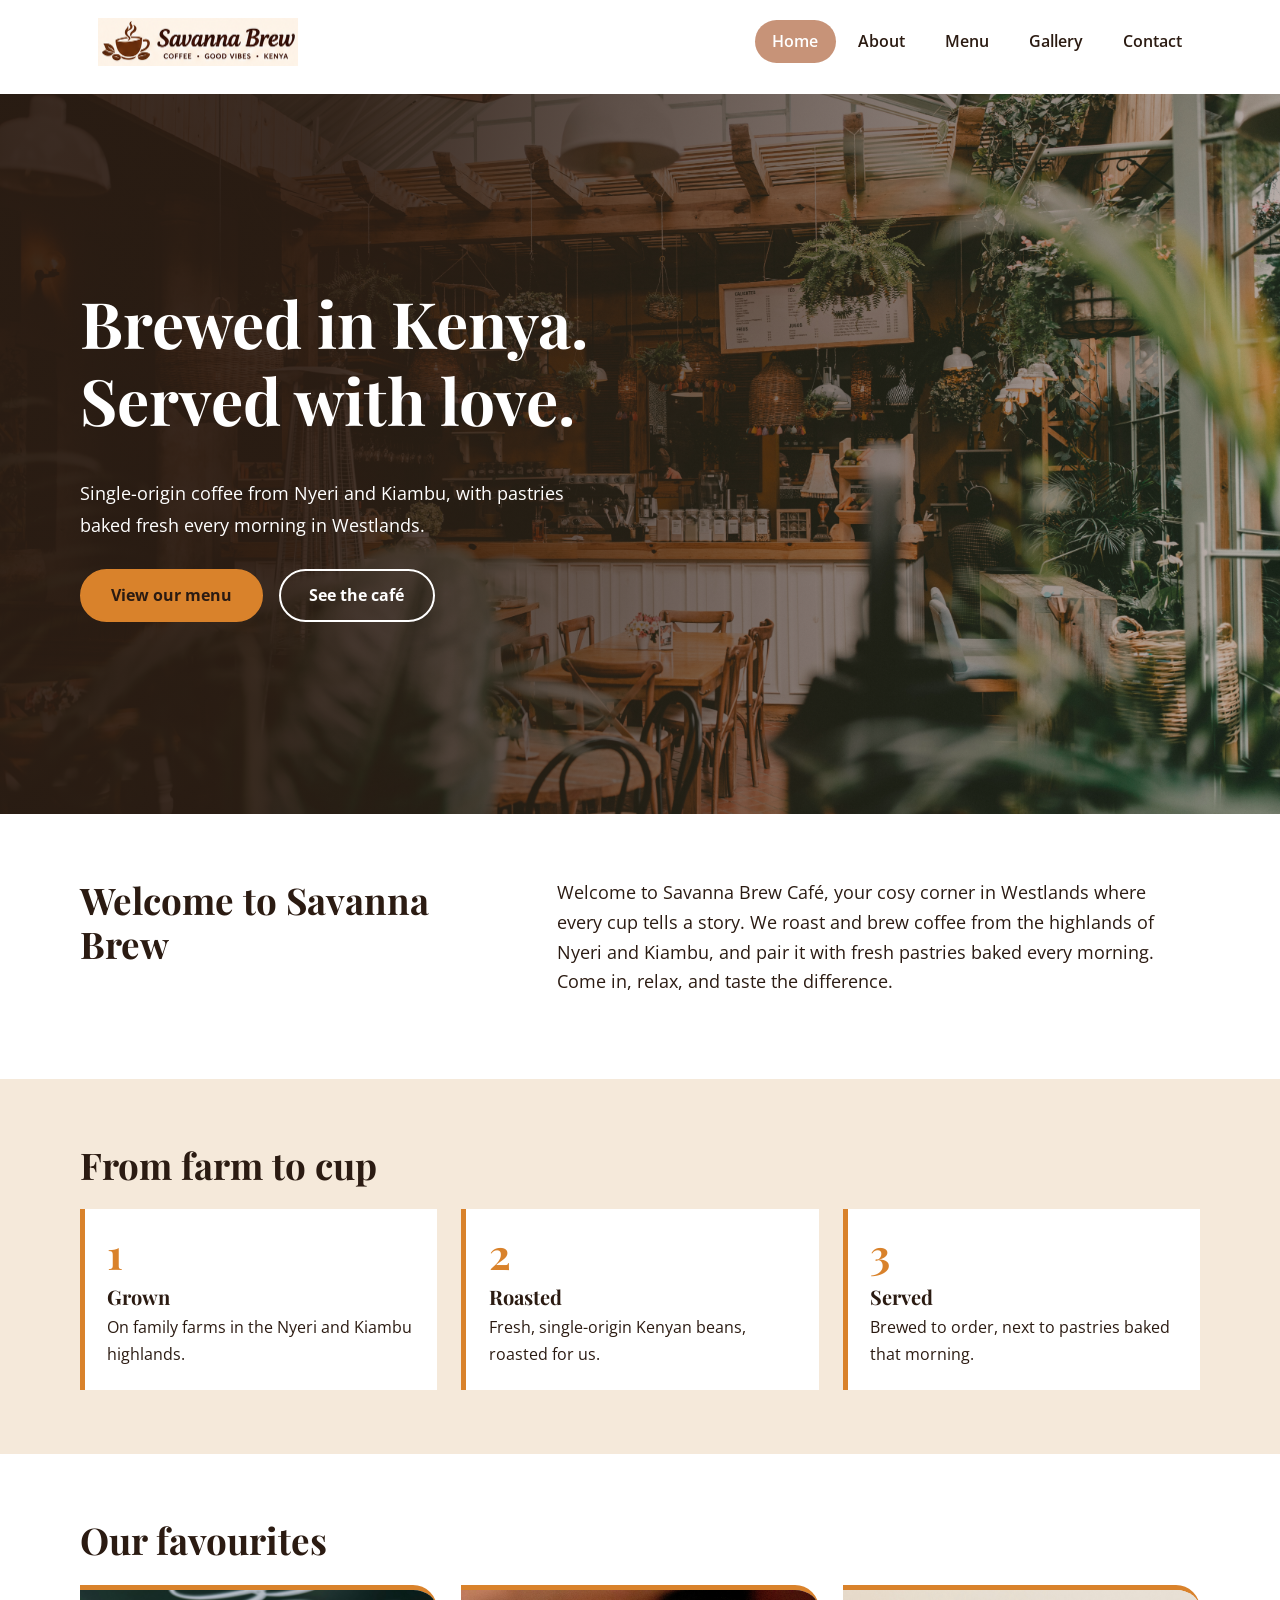
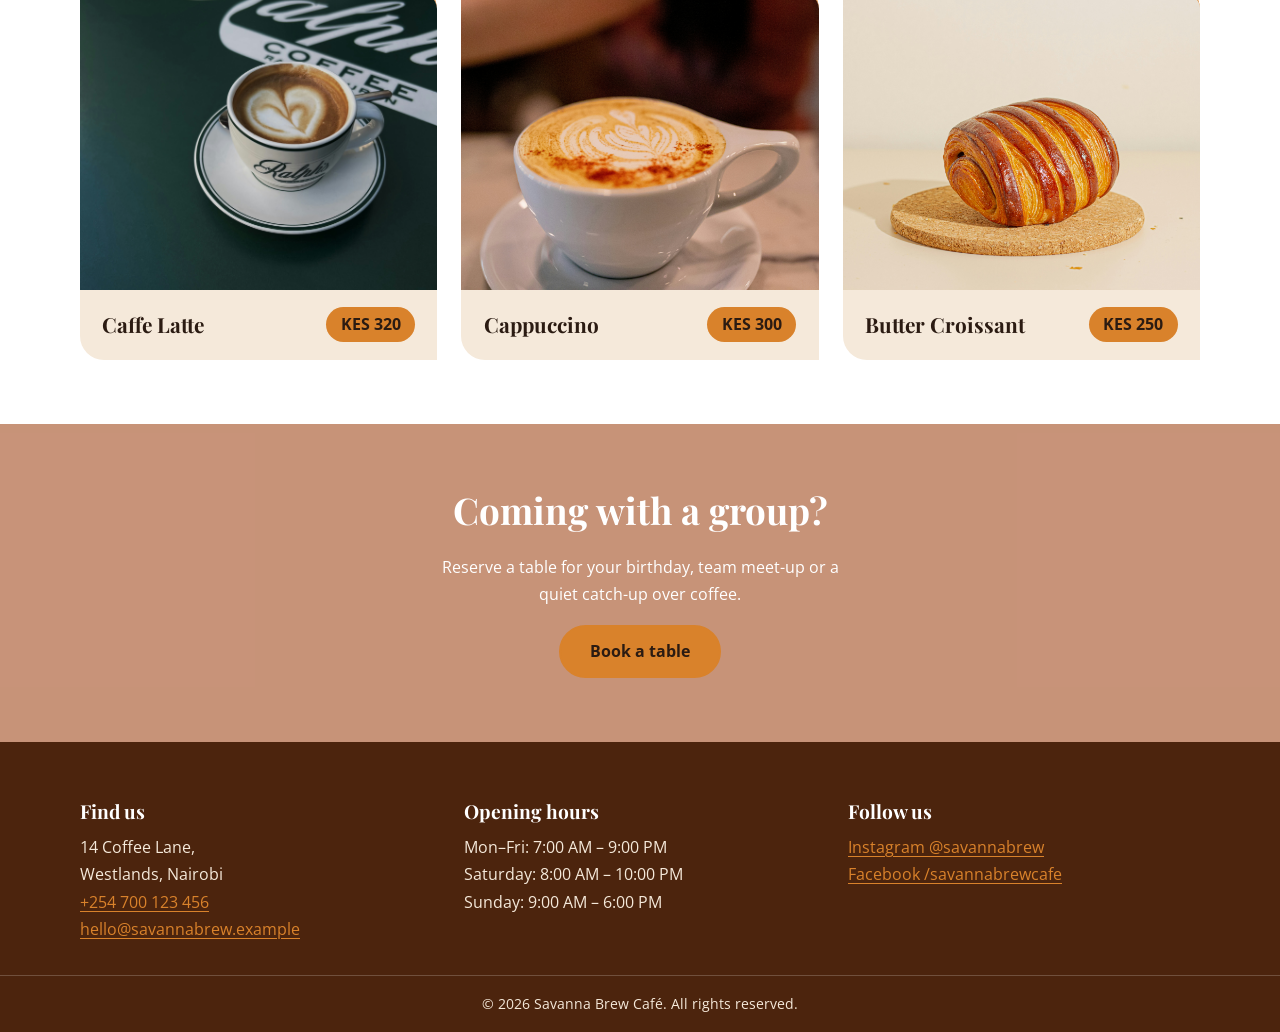
<file: index.html>
<!DOCTYPE html>
<html lang="en">
<head>
  <meta charset="UTF-8">
  <meta name="viewport" content="width=device-width, initial-scale=1.0">
  <title>Home | Savanna Brew Café</title>
  <meta name="description" content="Savanna Brew Café – Kenyan coffee and fresh pastries in Westlands, Nairobi.">
  <link rel="preconnect" href="https://fonts.googleapis.com">
  <link rel="preconnect" href="https://fonts.gstatic.com" crossorigin>
  <link href="https://fonts.googleapis.com/css2?family=Open+Sans:wght@400;600;700&family=Playfair+Display:ital,wght@0,700;1,400&display=swap" rel="stylesheet">
  <link rel="stylesheet" href="css/style.css">
</head>
<body>
<a class="skip" href="#main">Skip to main content</a>
<header class="site-header">
  <div class="wrap nav-bar">
    <a class="logo" href="index.html"><img src="images/logo.png" alt="Savanna Brew – coffee cup logo" width="200" height="60"></a>
    <nav aria-label="Main navigation"><ul><li><a href="index.html" class="active" aria-current="page">Home</a></li><li><a href="about.html">About</a></li><li><a href="menu.html">Menu</a></li><li><a href="gallery.html">Gallery</a></li><li><a href="contact.html">Contact</a></li></ul></nav>
  </div>
  <div class="stripe"></div>
</header>
<main id="main">
<section class="hero">
  <div class="wrap"><div class="hero-copy">
    <h1>Brewed in Kenya. Served with love.</h1>
    <p>Single-origin coffee from Nyeri and Kiambu, with pastries baked fresh every morning in Westlands.</p>
    <div class="btn-row"><a class="btn" href="menu.html">View our menu</a><a class="btn btn-ghost" href="gallery.html">See the café</a></div>
  </div></div>
</section>
<section>
  <div class="wrap intro">
    <h2>Welcome to Savanna Brew</h2>
    <p>Welcome to Savanna Brew Café, your cosy corner in Westlands where every cup tells a story. We roast and brew coffee from the highlands of Nyeri and Kiambu, and pair it with fresh pastries baked every morning. Come in, relax, and taste the difference.</p>
  </div>
</section>
<section class="alt">
  <div class="wrap">
    <h2>From farm to cup</h2>
    <ol class="steps">
      <li><strong>Grown</strong><br>On family farms in the Nyeri and Kiambu highlands.</li>
      <li><strong>Roasted</strong><br>Fresh, single-origin Kenyan beans, roasted for us.</li>
      <li><strong>Served</strong><br>Brewed to order, next to pastries baked that morning.</li>
    </ol>
  </div>
</section>
<section>
  <div class="wrap">
    <h2>Our favourites</h2>
    <div class="cards">
      <article class="card"><img src="images/caffe late.jpg" alt="Caffe latte with milk art in a brown cup" width="400" height="300"><div class="card-body"><h3>Caffe Latte</h3><span class="price">KES 320</span></div></article>
      <article class="card"><img src="images/cappuccino.jpg" alt="Cappuccino topped with cocoa-dusted foam" width="400" height="300"><div class="card-body"><h3>Cappuccino</h3><span class="price">KES 300</span></div></article>
      <article class="card"><img src="images/croissant.jpg" alt="Golden butter croissant on a wooden board" width="400" height="300"><div class="card-body"><h3>Butter Croissant</h3><span class="price">KES 250</span></div></article>
    </div>
  </div>
</section>
<section class="cta">
  <div class="wrap">
    <h2>Coming with a group?</h2>
    <p>Reserve a table for your birthday, team meet-up or a quiet catch-up over coffee.</p>
    <a class="btn" href="contact.html">Book a table</a>
  </div>
</section>
</main>
<footer class="site-footer">
  <div class="stripe"></div>
  <div class="wrap foot-grid">
    <div><h3>Find us</h3><address>14 Coffee Lane,<br>Westlands, Nairobi<br><a href="tel:+254700123456">+254 700 123 456</a><br><a href="mailto:hello@savannabrew.example">hello@savannabrew.example</a></address></div>
    <div><h3>Opening hours</h3><ul><li>Mon–Fri: 7:00 AM – 9:00 PM</li><li>Saturday: 8:00 AM – 10:00 PM</li><li>Sunday: 9:00 AM – 6:00 PM</li></ul></div>
    <div><h3>Follow us</h3><ul><li><a href="https://www.instagram.com/savannabrew" target="_blank" rel="noopener noreferrer">Instagram @savannabrew</a></li><li><a href="https://www.facebook.com/savannabrewcafe" target="_blank" rel="noopener noreferrer">Facebook /savannabrewcafe</a></li></ul></div>
  </div>
  <p class="copy">&copy; 2026 Savanna Brew Café. All rights reserved.</p>
</footer>
</body>
</html>
</file>
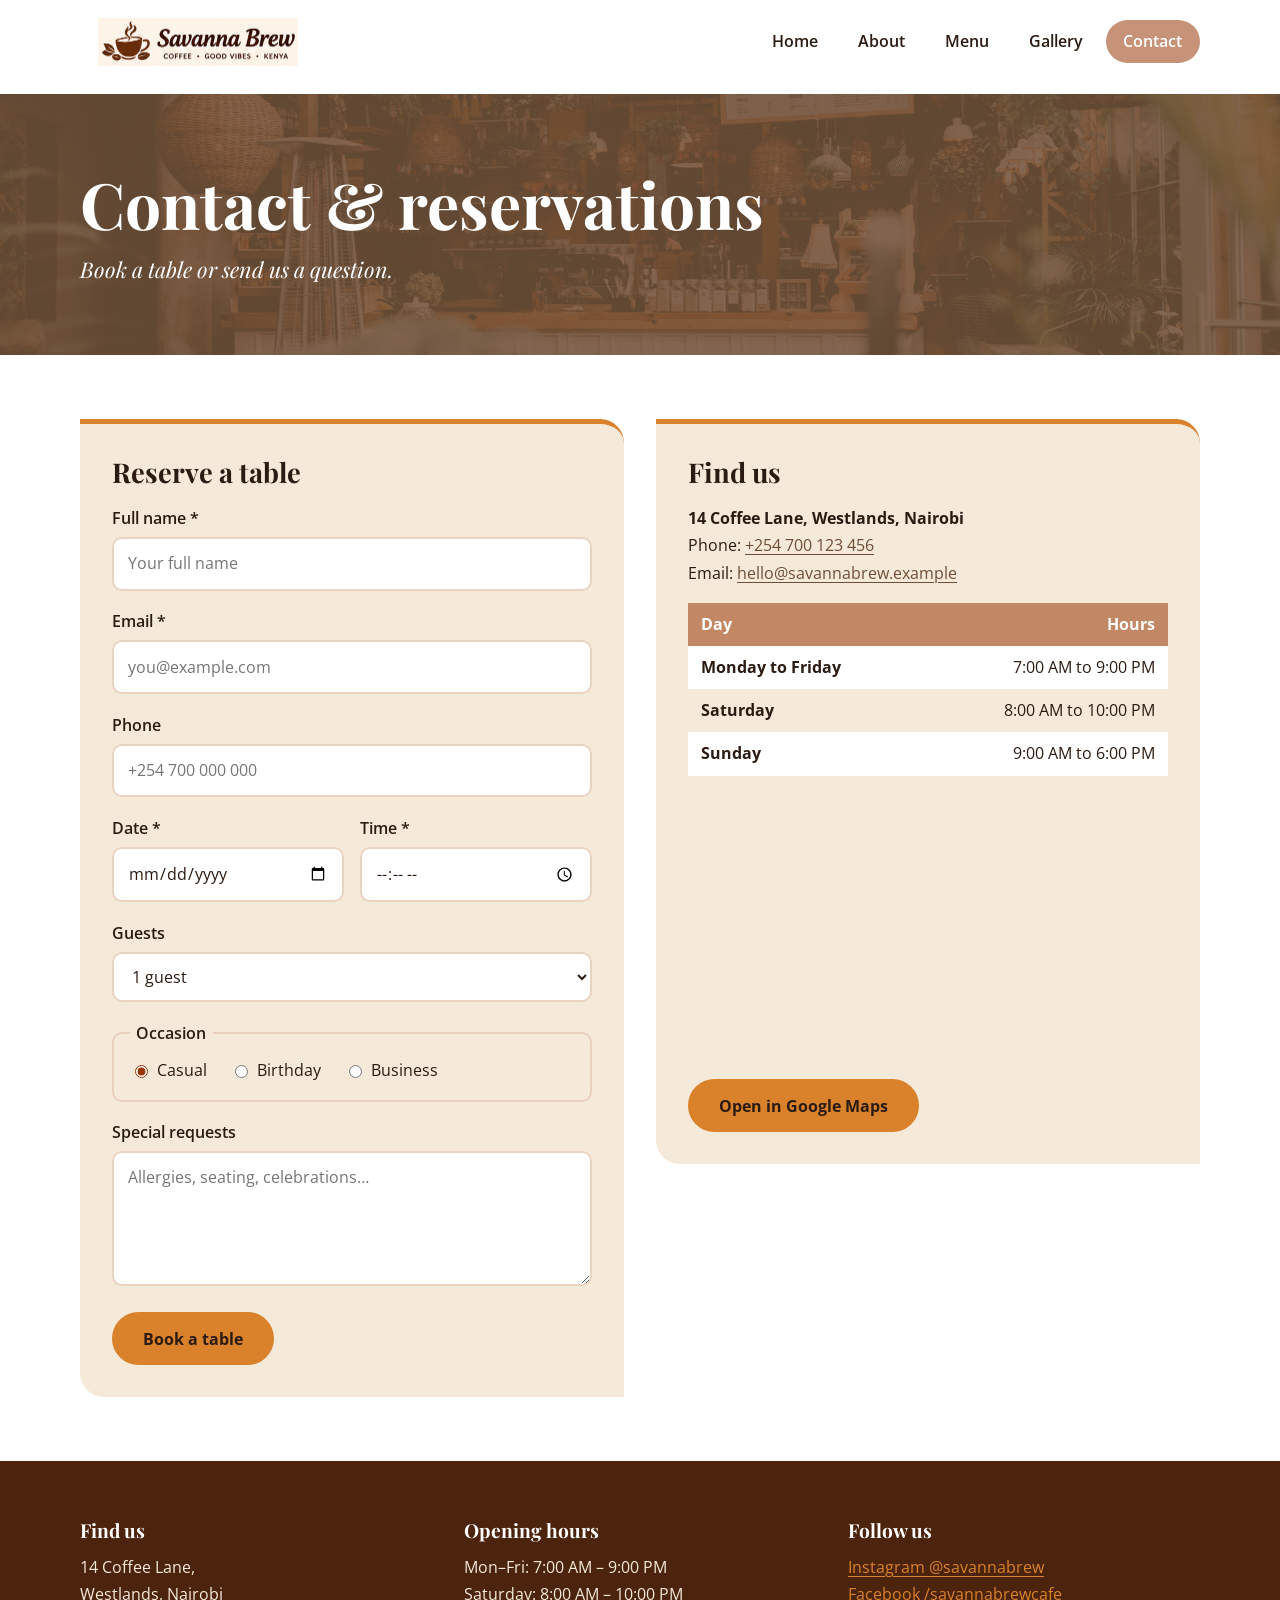
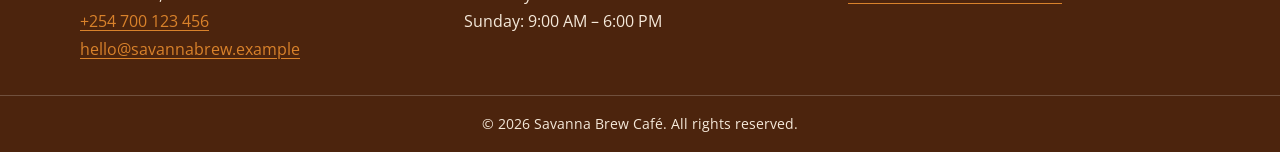
<file: contact.html>
<!DOCTYPE html>
<html lang="en">
<head>
  <meta charset="UTF-8">
  <meta name="viewport" content="width=device-width, initial-scale=1.0">
  <title>Contact &amp; Reservations | Savanna Brew Café</title>
  <meta name="description" content="Savanna Brew Café – Kenyan coffee and fresh pastries in Westlands, Nairobi.">
  <link rel="preconnect" href="https://fonts.googleapis.com">
  <link rel="preconnect" href="https://fonts.gstatic.com" crossorigin>
  <link href="https://fonts.googleapis.com/css2?family=Open+Sans:wght@400;600;700&family=Playfair+Display:ital,wght@0,700;1,400&display=swap" rel="stylesheet">
  <link rel="stylesheet" href="css/style.css">
</head>
<body>
<a class="skip" href="#main">Skip to main content</a>
<header class="site-header">
  <div class="wrap nav-bar">
    <a class="logo" href="index.html"><img src="images/logo.png" alt="Savanna Brew – coffee cup logo" width="200" height="60"></a>
    <nav aria-label="Main navigation"><ul><li><a href="index.html">Home</a></li><li><a href="about.html">About</a></li><li><a href="menu.html">Menu</a></li><li><a href="gallery.html">Gallery</a></li><li><a href="contact.html" class="active" aria-current="page">Contact</a></li></ul></nav>
  </div>
  <div class="stripe"></div>
</header>
<main id="main">
<section class="page-hero"><div class="wrap"><h1>Contact &amp; reservations</h1><p>Book a table or send us a question.</p></div></section>
<section>
  <div class="wrap contact-grid">
    <div class="panel">
      <h2>Reserve a table</h2>
      <form action="#" method="post">
        <div class="field"><label for="name">Full name <span aria-hidden="true">*</span></label><input type="text" id="name" name="name" placeholder="Your full name" autocomplete="name" required></div>
        <div class="field"><label for="email">Email <span aria-hidden="true">*</span></label><input type="email" id="email" name="email" placeholder="you@example.com" autocomplete="email" required></div>
        <div class="field"><label for="phone">Phone</label><input type="tel" id="phone" name="phone" placeholder="+254 700 000 000" autocomplete="tel"></div>
        <div class="two field">
          <div><label for="date">Date <span aria-hidden="true">*</span></label><input type="date" id="date" name="date" required></div>
          <div><label for="time">Time <span aria-hidden="true">*</span></label><input type="time" id="time" name="time" required></div>
        </div>
        <div class="field"><label for="guests">Guests</label><select id="guests" name="guests"><option value="1">1 guest</option><option value="2">2 guests</option><option value="3">3 guests</option><option value="4">4 guests</option><option value="5">5 guests</option><option value="6">6 guests</option><option value="7">7 guests</option><option value="8">8 guests</option><option value="9">9 guests</option><option value="10">10 guests</option></select></div>
        <fieldset><legend>Occasion</legend><div class="radios">
          <label><input type="radio" name="occasion" value="casual" checked> Casual</label>
          <label><input type="radio" name="occasion" value="birthday"> Birthday</label>
          <label><input type="radio" name="occasion" value="business"> Business</label>
        </div></fieldset>
        <div class="field"><label for="message">Special requests</label><textarea id="message" name="message" rows="4" placeholder="Allergies, seating, celebrations…"></textarea></div>
        <button class="btn" type="submit">Book a table</button>
      </form>
    </div>
    <div class="panel">
      <h2>Find us</h2>
      <address><strong>14 Coffee Lane, Westlands, Nairobi</strong><br>Phone: <a href="tel:+254700123456">+254 700 123 456</a><br>Email: <a href="mailto:hello@savannabrew.example">hello@savannabrew.example</a></address>
      <table class="hours"><thead><tr><th scope="col">Day</th><th scope="col">Hours</th></tr></thead><tbody>
        <tr><th scope="row">Monday to Friday</th><td>7:00 AM to 9:00 PM</td></tr>
        <tr><th scope="row">Saturday</th><td>8:00 AM to 10:00 PM</td></tr>
        <tr><th scope="row">Sunday</th><td>9:00 AM to 6:00 PM</td></tr>
      </tbody></table>
      <iframe class="map" title="Map of Westlands, Nairobi" loading="lazy" src="https://www.openstreetmap.org/export/embed.html?bbox=36.795%2C-1.275%2C36.825%2C-1.255&amp;layer=mapnik"></iframe>
      <a class="btn" href="https://www.google.com/maps/search/?api=1&amp;query=Westlands+Nairobi" target="_blank" rel="noopener noreferrer">Open in Google Maps</a>
    </div>
  </div>
</section>
</main>
<footer class="site-footer">
  <div class="stripe"></div>
  <div class="wrap foot-grid">
    <div><h3>Find us</h3><address>14 Coffee Lane,<br>Westlands, Nairobi<br><a href="tel:+254700123456">+254 700 123 456</a><br><a href="mailto:hello@savannabrew.example">hello@savannabrew.example</a></address></div>
    <div><h3>Opening hours</h3><ul><li>Mon–Fri: 7:00 AM – 9:00 PM</li><li>Saturday: 8:00 AM – 10:00 PM</li><li>Sunday: 9:00 AM – 6:00 PM</li></ul></div>
    <div><h3>Follow us</h3><ul><li><a href="https://www.instagram.com/savannabrew" target="_blank" rel="noopener noreferrer">Instagram @savannabrew</a></li><li><a href="https://www.facebook.com/savannabrewcafe" target="_blank" rel="noopener noreferrer">Facebook /savannabrewcafe</a></li></ul></div>
  </div>
  <p class="copy">&copy; 2026 Savanna Brew Café. All rights reserved.</p>
</footer>
</body>
</html>
</file>
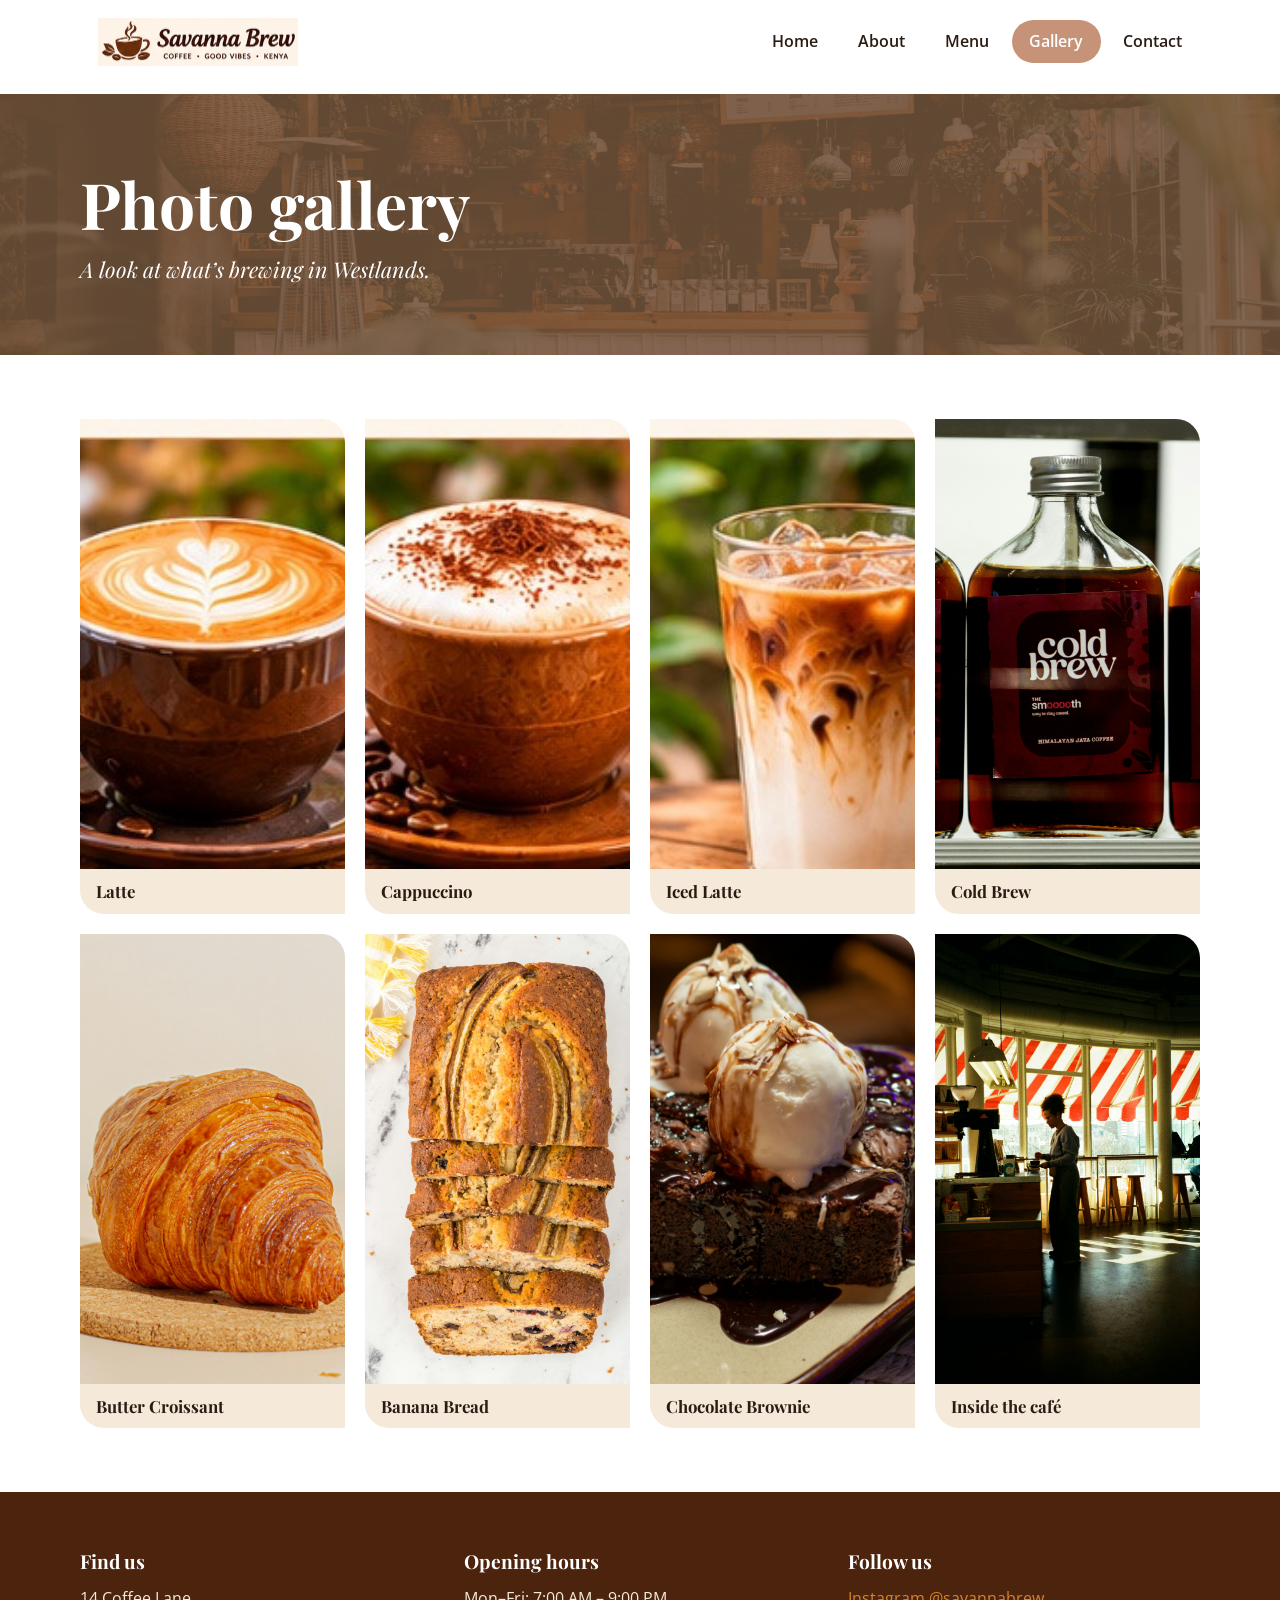
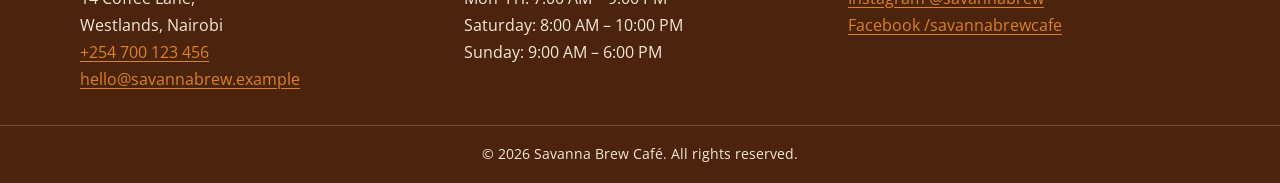
<file: gallery.html>
<!DOCTYPE html>
<html lang="en">
<head>
  <meta charset="UTF-8">
  <meta name="viewport" content="width=device-width, initial-scale=1.0">
  <title>Gallery | Savanna Brew Café</title>
  <meta name="description" content="Savanna Brew Café – Kenyan coffee and fresh pastries in Westlands, Nairobi.">
  <link rel="preconnect" href="https://fonts.googleapis.com">
  <link rel="preconnect" href="https://fonts.gstatic.com" crossorigin>
  <link href="https://fonts.googleapis.com/css2?family=Open+Sans:wght@400;600;700&family=Playfair+Display:ital,wght@0,700;1,400&display=swap" rel="stylesheet">
  <link rel="stylesheet" href="css/style.css">
</head>
<body>
<a class="skip" href="#main">Skip to main content</a>
<header class="site-header">
  <div class="wrap nav-bar">
    <a class="logo" href="index.html"><img src="images/logo.png" alt="Savanna Brew – coffee cup logo" width="200" height="60"></a>
    <nav aria-label="Main navigation"><ul><li><a href="index.html">Home</a></li><li><a href="about.html">About</a></li><li><a href="menu.html">Menu</a></li><li><a href="gallery.html" class="active" aria-current="page">Gallery</a></li><li><a href="contact.html">Contact</a></li></ul></nav>
  </div>
  <div class="stripe"></div>
</header>
<main id="main">
<section class="page-hero"><div class="wrap"><h1>Photo gallery</h1><p>A look at what’s brewing in Westlands.</p></div></section>
<section><div class="wrap gallery-grid">
<figure><img src="images/gallery-1.jpg" alt="Caffe latte with heart-shaped milk art" width="600" height="450" loading="lazy"><figcaption>Latte</figcaption></figure>
<figure><img src="images/gallery-2.jpg" alt="Cappuccino with cocoa-dusted foam" width="600" height="450" loading="lazy"><figcaption>Cappuccino</figcaption></figure>
<figure><img src="images/gallery-3.jpg" alt="Tall glass of iced latte with ice" width="600" height="450" loading="lazy"><figcaption>Iced Latte</figcaption></figure>
<figure><img src="images/gallery-4.jpg" alt="Cold brew coffee poured over ice" width="600" height="450" loading="lazy"><figcaption>Cold Brew</figcaption></figure>
<figure><img src="images/gallery-5.jpg" alt="Flaky butter croissant on a board" width="600" height="450" loading="lazy"><figcaption>Butter Croissant</figcaption></figure>
<figure><img src="images/gallery-6.jpg" alt="Slice of banana bread with walnuts" width="600" height="450" loading="lazy"><figcaption>Banana Bread</figcaption></figure>
<figure><img src="images/gallery-7.jpg" alt="Fudgy chocolate brownie on a plate" width="600" height="450" loading="lazy"><figcaption>Chocolate Brownie</figcaption></figure>
<figure><img src="images/gallery-8.jpg" alt="Warm café interior with wooden tables" width="600" height="450" loading="lazy"><figcaption>Inside the café</figcaption></figure>
</div></section>
</main>
<footer class="site-footer">
  <div class="stripe"></div>
  <div class="wrap foot-grid">
    <div><h3>Find us</h3><address>14 Coffee Lane,<br>Westlands, Nairobi<br><a href="tel:+254700123456">+254 700 123 456</a><br><a href="mailto:hello@savannabrew.example">hello@savannabrew.example</a></address></div>
    <div><h3>Opening hours</h3><ul><li>Mon–Fri: 7:00 AM – 9:00 PM</li><li>Saturday: 8:00 AM – 10:00 PM</li><li>Sunday: 9:00 AM – 6:00 PM</li></ul></div>
    <div><h3>Follow us</h3><ul><li><a href="https://www.instagram.com/savannabrew" target="_blank" rel="noopener noreferrer">Instagram @savannabrew</a></li><li><a href="https://www.facebook.com/savannabrewcafe" target="_blank" rel="noopener noreferrer">Facebook /savannabrewcafe</a></li></ul></div>
  </div>
  <p class="copy">&copy; 2026 Savanna Brew Café. All rights reserved.</p>
</footer>
</body>
</html>
</file>
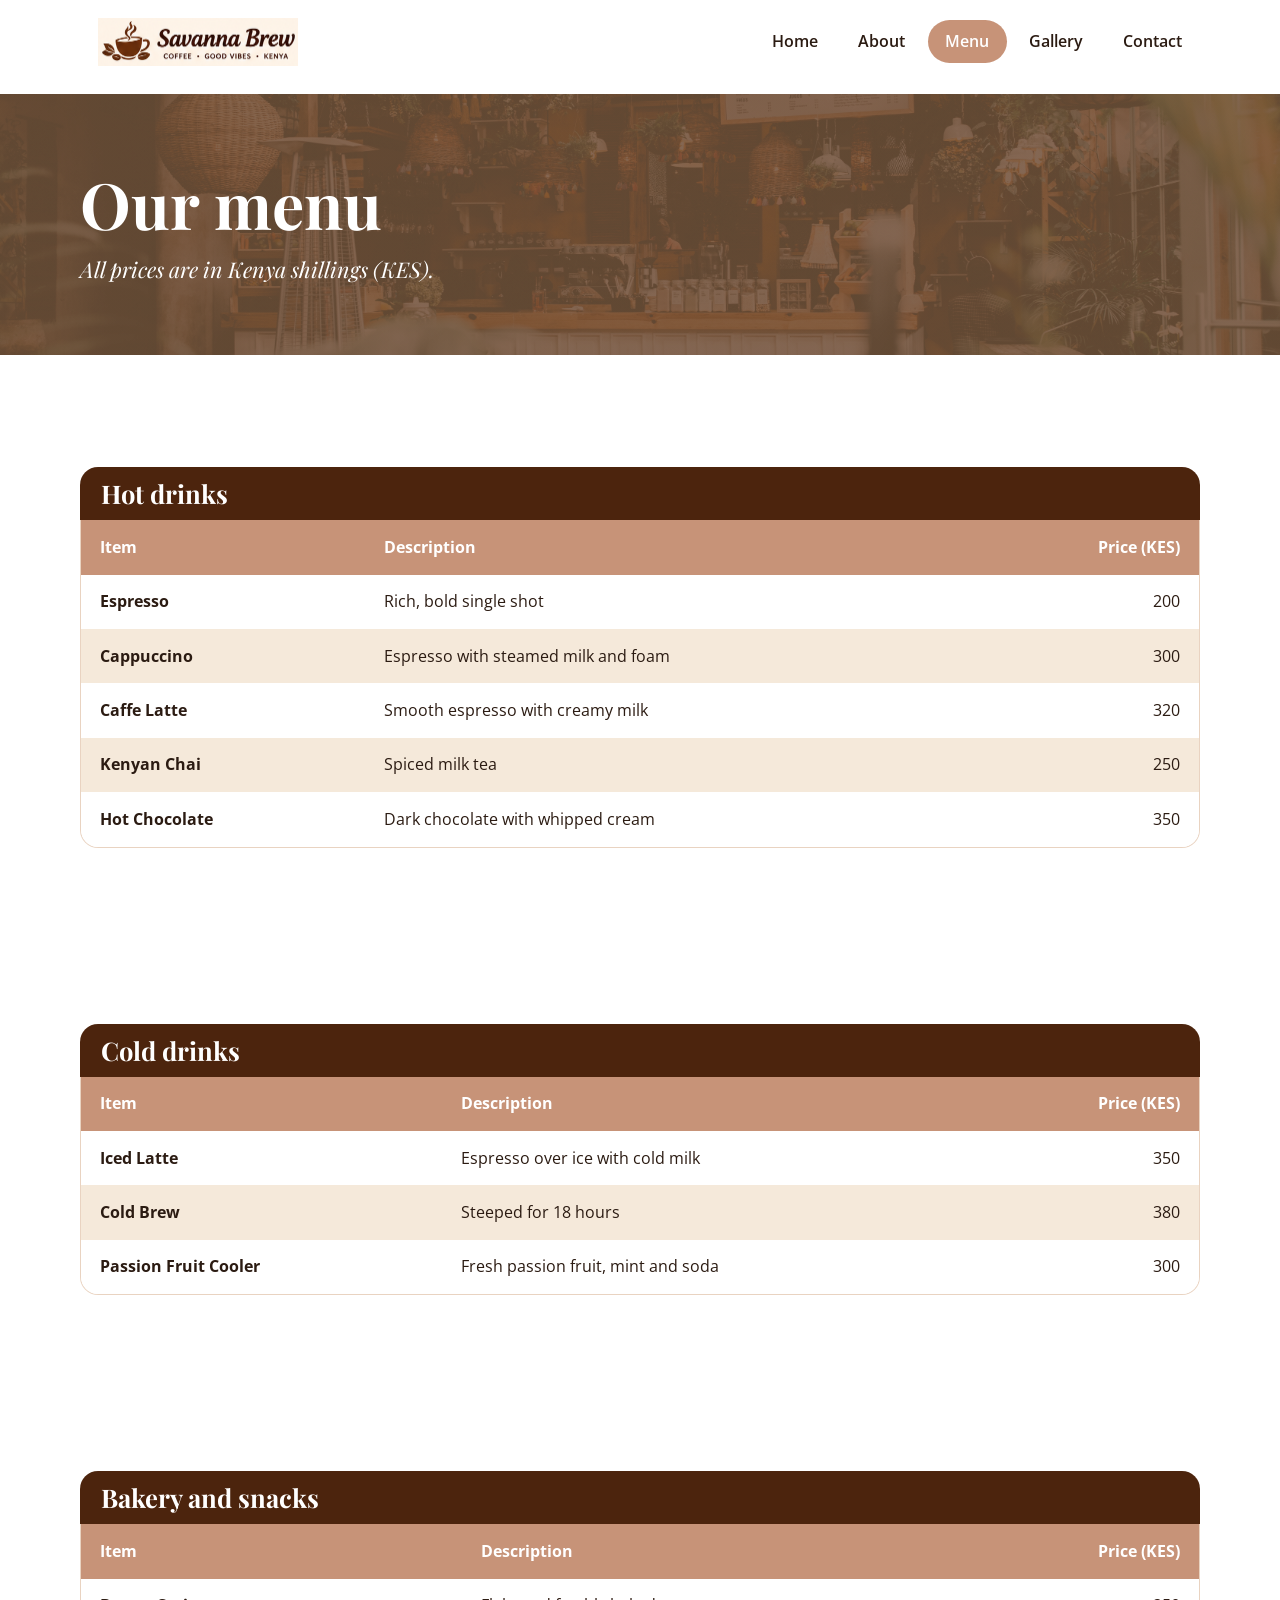
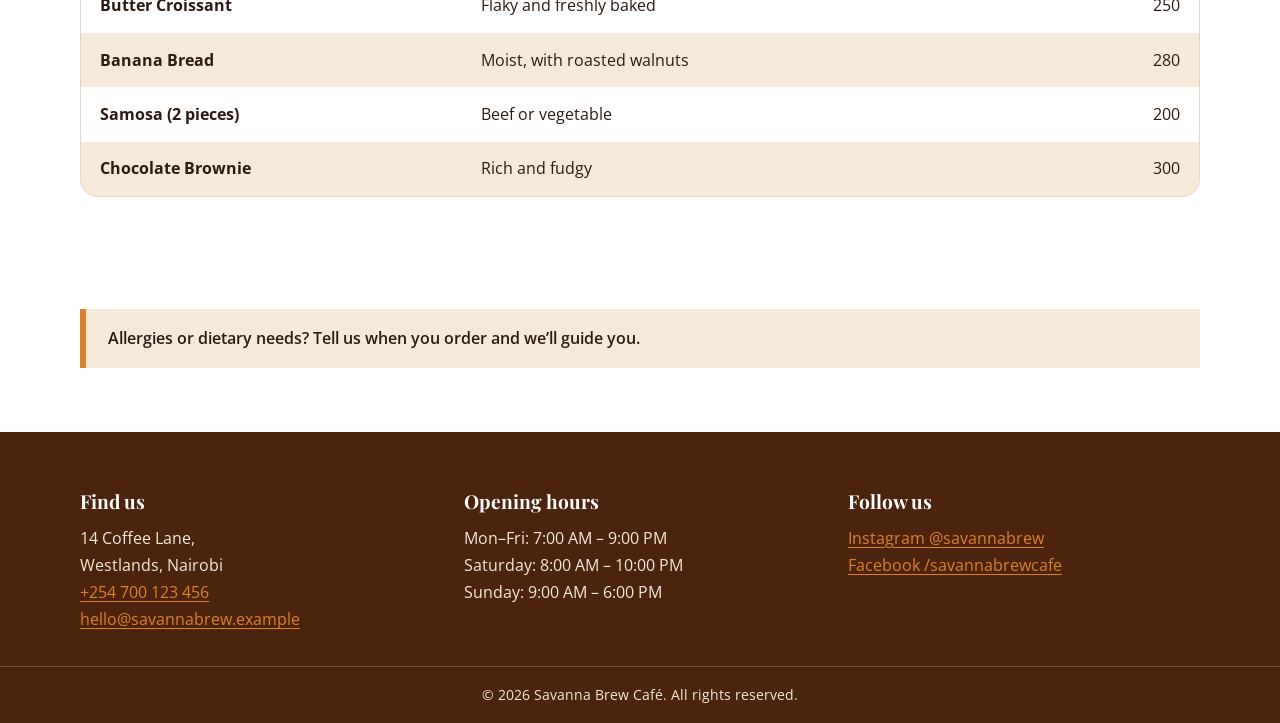
<file: menu.html>
<!DOCTYPE html>
<html lang="en">
<head>
  <meta charset="UTF-8">
  <meta name="viewport" content="width=device-width, initial-scale=1.0">
  <title>Menu | Savanna Brew Café</title>
  <meta name="description" content="Savanna Brew Café – Kenyan coffee and fresh pastries in Westlands, Nairobi.">
  <link rel="preconnect" href="https://fonts.googleapis.com">
  <link rel="preconnect" href="https://fonts.gstatic.com" crossorigin>
  <link href="https://fonts.googleapis.com/css2?family=Open+Sans:wght@400;600;700&family=Playfair+Display:ital,wght@0,700;1,400&display=swap" rel="stylesheet">
  <link rel="stylesheet" href="css/style.css">
</head>
<body>
<a class="skip" href="#main">Skip to main content</a>
<header class="site-header">
  <div class="wrap nav-bar">
    <a class="logo" href="index.html"><img src="images/logo.png" alt="Savanna Brew – coffee cup logo" width="200" height="60"></a>
    <nav aria-label="Main navigation"><ul><li><a href="index.html">Home</a></li><li><a href="about.html">About</a></li><li><a href="menu.html" class="active" aria-current="page">Menu</a></li><li><a href="gallery.html">Gallery</a></li><li><a href="contact.html">Contact</a></li></ul></nav>
  </div>
  <div class="stripe"></div>
</header>
<main id="main">
<section class="page-hero"><div class="wrap"><h1>Our menu</h1><p>All prices are in Kenya shillings (KES).</p></div></section>
<div class="wrap menu-page">
<section class="menu-block"><h2>Hot drinks</h2><div class="table-wrap"><table>
<thead><tr><th scope="col">Item</th><th scope="col">Description</th><th scope="col">Price (KES)</th></tr></thead>
<tbody><tr><th scope="row">Espresso</th><td>Rich, bold single shot</td><td>200</td></tr><tr><th scope="row">Cappuccino</th><td>Espresso with steamed milk and foam</td><td>300</td></tr><tr><th scope="row">Caffe Latte</th><td>Smooth espresso with creamy milk</td><td>320</td></tr><tr><th scope="row">Kenyan Chai</th><td>Spiced milk tea</td><td>250</td></tr><tr><th scope="row">Hot Chocolate</th><td>Dark chocolate with whipped cream</td><td>350</td></tr></tbody></table></div></section>
<section class="menu-block"><h2>Cold drinks</h2><div class="table-wrap"><table>
<thead><tr><th scope="col">Item</th><th scope="col">Description</th><th scope="col">Price (KES)</th></tr></thead>
<tbody><tr><th scope="row">Iced Latte</th><td>Espresso over ice with cold milk</td><td>350</td></tr><tr><th scope="row">Cold Brew</th><td>Steeped for 18 hours</td><td>380</td></tr><tr><th scope="row">Passion Fruit Cooler</th><td>Fresh passion fruit, mint and soda</td><td>300</td></tr></tbody></table></div></section>
<section class="menu-block"><h2>Bakery and snacks</h2><div class="table-wrap"><table>
<thead><tr><th scope="col">Item</th><th scope="col">Description</th><th scope="col">Price (KES)</th></tr></thead>
<tbody><tr><th scope="row">Butter Croissant</th><td>Flaky and freshly baked</td><td>250</td></tr><tr><th scope="row">Banana Bread</th><td>Moist, with roasted walnuts</td><td>280</td></tr><tr><th scope="row">Samosa (2 pieces)</th><td>Beef or vegetable</td><td>200</td></tr><tr><th scope="row">Chocolate Brownie</th><td>Rich and fudgy</td><td>300</td></tr></tbody></table></div></section>
<p class="note">Allergies or dietary needs? Tell us when you order and we’ll guide you.</p>
</div>
</main>
<footer class="site-footer">
  <div class="stripe"></div>
  <div class="wrap foot-grid">
    <div><h3>Find us</h3><address>14 Coffee Lane,<br>Westlands, Nairobi<br><a href="tel:+254700123456">+254 700 123 456</a><br><a href="mailto:hello@savannabrew.example">hello@savannabrew.example</a></address></div>
    <div><h3>Opening hours</h3><ul><li>Mon–Fri: 7:00 AM – 9:00 PM</li><li>Saturday: 8:00 AM – 10:00 PM</li><li>Sunday: 9:00 AM – 6:00 PM</li></ul></div>
    <div><h3>Follow us</h3><ul><li><a href="https://www.instagram.com/savannabrew" target="_blank" rel="noopener noreferrer">Instagram @savannabrew</a></li><li><a href="https://www.facebook.com/savannabrewcafe" target="_blank" rel="noopener noreferrer">Facebook /savannabrewcafe</a></li></ul></div>
  </div>
  <p class="copy">&copy; 2026 Savanna Brew Café. All rights reserved.</p>
</footer>
</body>
</html>
</file>
<file: css/style.css>
/* =====================================================
   Savanna Brew Café – style.css
   Sections: 1 Variables · 2 Base · 3 Header/Nav · 4 Buttons
   5 Hero · 6 Home · 7 About · 8 Menu · 9 Gallery · 10 Contact
   11 Footer · 12 Responsive · 13 Motion/Dark mode
   Flexbox: nav bar, cards, split layout (rows that must stay one-dimensional)
   Grid: gallery, footer, form (true rows AND columns)
   ===================================================== */

/* 1. VARIABLES */


:root {
  --brown: #98360589; /* primary: coffee brown */
  --cream: #F5E9DA; /* secondary: cream */
  --orange: #D9822B; /* accent: savanna orange */
  --ink: #2B1B12; /* dark text */
  --white: #FFFFFF;
  --roast: #4c240d; /* dark surfaces: footer, menu bars */
  --paper: #FFFFFF;
  --line: color-mix(in srgb, var(--brown) 25%, var(--cream));
  --link: #6F4E37;
  --head: "Playfair Display", Georgia, serif;
  --body: "Open Sans", Arial, sans-serif;
  --shape: 0 24px 0 24px;
}



/* 2. BASE */
*{box-sizing:border-box}
html{scroll-behavior:smooth}
body{margin:0;font:1rem/1.7 var(--body);color:var(--ink);background:var(--paper)}
img{max-width:100%;display:block}
h1,h2,h3{font-family:var(--head);line-height:1.2;margin:0 0 .6em}
h1{font-size:clamp(2.3rem,5.5vw,4rem)}
h2{font-size:clamp(1.6rem,3vw,2.3rem)}
h3{font-size:1.3rem}
p{margin:0 0 1em}
a{color:var(--link);text-underline-offset:3px;transition:color .25s}
a:hover{color:var(--orange)}
a:focus-visible,button:focus-visible{outline:3px solid var(--orange);outline-offset:3px}
.wrap{width:min(1120px,92%);margin-inline:auto}
section{padding:4rem 0}
.alt{background:var(--cream)}
.skip{position:absolute;left:-999px}
.skip:focus{left:1rem;top:1rem;z-index:99;background:var(--white);color:var(--ink);padding:.6rem 1rem}
.stripe{height:10px;background:var(--stripe)}

/* 3. HEADER & NAV (identical on all pages) */
.site-header{background:var(--paper);position:sticky;top:0;z-index:20}
.nav-bar{display:flex;justify-content:space-between;align-items:center;gap:1rem;padding:.6rem 0}
.logo img{width:200px;height:auto}
.nav-bar ul{display:flex;gap:.3rem;list-style:none;margin:0;padding:0}
.nav-bar a{display:block;padding:.5rem 1.1rem;border-radius:999px;color:var(--ink);font-weight:600;text-decoration:none;transition:background .25s,color .25s}
.nav-bar a:hover,.nav-bar a:focus-visible{background:var(--cream);color:var(--link)}
.nav-bar a.active{background:var(--brown);color:var(--white)}

/* 4. BUTTONS */
.btn{display:inline-block;padding:.85rem 1.8rem;border-radius:999px;border:2px solid var(--orange);background:var(--orange);color:#2B1B12;font:700 1rem var(--body);text-decoration:none;cursor:pointer;transition:transform .25s,box-shadow .25s,background .25s,color .25s}
.btn:hover{transform:translateY(-3px);box-shadow:0 10px 20px rgba(43,27,18,.3);background:var(--roast);border-color:var(--roast);color:var(--white)}
.btn-ghost{background:transparent;border-color:var(--white);color:var(--white)}
.btn-ghost:hover{background:var(--white);border-color:var(--white);color:var(--ink)}
.btn-row{display:flex;flex-wrap:wrap;gap:1rem;margin-top:1.8rem}

/* 5. HERO BANNERS */
.hero{min-height:80vh;display:flex;align-items:center;color:var(--white);padding:5rem 0;
  background:linear-gradient(100deg,rgba(43,27,18,.92) 25%,rgba(43,27,18,.25)),url("../images/hero.jpg") center/cover}
.hero-copy{max-width:38rem}
.hero p{font-size:1.15rem;max-width:32rem}
.page-hero{color:var(--white);padding:4.5rem 0;
  background:linear-gradient(rgba(111,78,55,.85),rgba(111,78,55,.85)),url("../images/hero.jpg") center/cover}
.page-hero h1{margin-bottom:.2em}
.page-hero p{font:italic 1.35rem var(--head);margin:0}

/* 6. HOME */
.intro{display:grid;grid-template-columns:1fr 1.5fr;gap:3rem;align-items:start}
.intro p{font-size:1.1rem;max-width:62ch}
.steps{display:flex;gap:1.5rem;list-style:none;margin:0;padding:0;counter-reset:s}
.steps li{flex:1;counter-increment:s;padding:1.4rem;border-left:5px solid var(--orange);background:var(--paper)}
.steps li::before{content:counter(s);display:block;font:700 2.6rem/1 var(--head);color:var(--orange);margin-bottom:.4rem}
.steps strong{font-family:var(--head);font-size:1.25rem}
.cards{display:flex;gap:1.5rem}
.card{flex:1 1 0;background:var(--cream);border-radius:var(--shape);border-top:5px solid var(--orange);overflow:hidden;transition:transform .3s,box-shadow .3s}
.card:hover{transform:translateY(-8px);box-shadow:0 18px 30px rgba(43,27,18,.25)}
.card img{width:100%;aspect-ratio:4/3;object-fit:cover}
.card-body{display:flex;justify-content:space-between;align-items:center;padding:1.1rem 1.4rem}
.card h3{margin:0}
.price{background:var(--orange);color:#2B1B12;font-weight:700;padding:.25rem .9rem;border-radius:999px;white-space:nowrap}
.cta{background:var(--brown);color:var(--white);text-align:center}
.cta p{max-width:46ch;margin-inline:auto}

/* 7. ABOUT */
.split{display:flex;gap:3.5rem;align-items:center}
.split figure{flex:0 0 38%;margin:0}
.split img{width:100%;aspect-ratio:1;object-fit:cover;border-radius:32px;border:4px solid var(--orange)}
blockquote{margin:2rem 0 0;padding:1rem 1.6rem;border-left:6px solid var(--orange);background:var(--cream);font:italic 1.25rem/1.6 var(--head)}
blockquote cite{display:block;margin-top:.5rem;font:600 .95rem var(--body);font-style:normal}
.values{display:grid;grid-template-columns:repeat(3,1fr);gap:1.5rem;list-style:none;margin:0;padding:0}
.values li{background:var(--paper);border-radius:var(--shape);border-top:5px solid var(--brown);padding:1.6rem}
.values strong{display:block;font:700 1.4rem var(--head);margin-bottom:.3rem}

/* 8. MENU */
.menu-block{margin-bottom:3rem}
.menu-block h2{margin:0;padding:.7rem 1.3rem;background:var(--roast);color:var(--white);border-radius:18px 18px 0 0;font-size:1.6rem}
.table-wrap{overflow-x:auto;border:1px solid var(--line);border-top:0;border-radius:0 0 18px 18px}
table{width:100%;min-width:480px;border-collapse:collapse}
thead{background:var(--brown);color:var(--white)}
th,td{padding:.85rem 1.2rem;text-align:left}
th:last-child,td:last-child{text-align:right;white-space:nowrap}
tbody th{font-weight:700}
tbody tr{transition:background .2s}
tbody tr:nth-child(odd){background:var(--paper)}
tbody tr:nth-child(even){background:var(--cream)}
tbody tr:hover{background:color-mix(in srgb,var(--orange) 30%,#FFFFFF);color:#2B1B12}
.note{border-left:6px solid var(--orange);background:var(--cream);padding:1rem 1.4rem;font-weight:600}

.menu-page{padding:3rem 0}

/* 9. GALLERY */
.gallery-grid{display:grid;grid-template-columns:repeat(4,1fr);gap:1.25rem}
.gallery-grid figure{margin:0;overflow:hidden;background:var(--cream);border-radius:var(--shape)}
.gallery-grid img{width:100%;aspect-ratio:4/3;object-fit:cover;transition:transform .5s}
.gallery-grid figure:hover img{transform:scale(1.1)}
.gallery-grid figcaption{padding:.7rem 1rem;font:700 1.05rem var(--head)}

/* 10. CONTACT */
.contact-grid{display:grid;grid-template-columns:1fr 1fr;gap:2rem;align-items:start}
.panel{background:var(--cream);border-radius:var(--shape);border-top:5px solid var(--orange);padding:2rem}
.panel h2{font-size:1.7rem}
.field{margin-bottom:1.1rem}
.two{display:grid;grid-template-columns:1fr 1fr;gap:1rem}
label{display:block;margin-bottom:.3rem;font-weight:600}
input,select,textarea{width:100%;padding:.7rem .9rem;border:2px solid var(--line);border-radius:10px;background:var(--white);color:#2B1B12;font:inherit;transition:border-color .2s,box-shadow .2s}
input:focus,select:focus,textarea:focus{outline:3px solid var(--orange);outline-offset:1px;border-color:var(--orange)}
fieldset{margin:0 0 1.1rem;padding:.6rem 1rem 1rem;border:2px solid var(--line);border-radius:10px}
legend{padding:0 .4rem;font-weight:600}
.radios{display:flex;flex-wrap:wrap;gap:1.4rem}
.radios label{display:flex;align-items:center;gap:.4rem;margin:0;font-weight:400}
.radios input{width:auto;accent-color:var(--brown)}
address{font-style:normal;margin-bottom:1rem}
.hours{margin-bottom:1.2rem;min-width:0}
.hours th,.hours td{padding:.5rem .8rem}
.map{width:100%;height:260px;border:0;border-radius:12px;margin-bottom:1rem}

/* 11. FOOTER (identical on all pages) */
.site-footer{background:var(--roast);color:#F5E9DA}
.foot-grid{display:grid;grid-template-columns:repeat(3,1fr);gap:2rem;padding:3rem 0 2rem}
.site-footer h3{color:var(--white);font-size:1.2rem}
.site-footer a{color:var(--orange)}
.site-footer a:hover{color:var(--white)}
.site-footer ul{list-style:none;margin:0;padding:0}
.site-footer address{margin:0}
.copy{margin:0;padding:1rem 0;border-top:1px solid rgba(255,255,255,.2);text-align:center;font-size:.9rem}

/* 12. RESPONSIVE */
@media (max-width:900px){
  .gallery-grid{grid-template-columns:repeat(2,1fr)}
}
@media (max-width:768px){
  .site-header{position:static}
  .nav-bar{flex-direction:column;align-items:flex-start}
  .nav-bar ul{flex-direction:column;width:100%}
  .cards,.split,.steps{flex-direction:column}
  .split figure{flex-basis:auto;width:100%}
  .intro,.contact-grid,.foot-grid,.values{grid-template-columns:1fr}
  .hero{min-height:auto;padding:3.5rem 0}
  section{padding:2.8rem 0}
}
@media (max-width:560px){
  .gallery-grid,.two{grid-template-columns:1fr}
}

/* 13. MOTION & DARK MODE (bonus) */
.hero h1,.hero p,.hero .btn-row{animation:rise .9s ease-out both}
.hero p{animation-delay:.2s}
.hero .btn-row{animation-delay:.4s}
@keyframes rise{from{opacity:0;transform:translateY(26px)}to{opacity:1;transform:none}}
@media (prefers-reduced-motion:reduce){*{animation:none!important;transition:none!important}}
@media (prefers-color-scheme:dark){
  :root{--paper:#211510;--cream:color-mix(in srgb,#6F4E37 35%,#2B1B12);--ink:#F5E9DA;--line:color-mix(in srgb,#6F4E37 55%,#2B1B12);--link:#D9822B}
  .nav-bar a.active,.cta{background:var(--brown);color:var(--white)}
}
</file>
